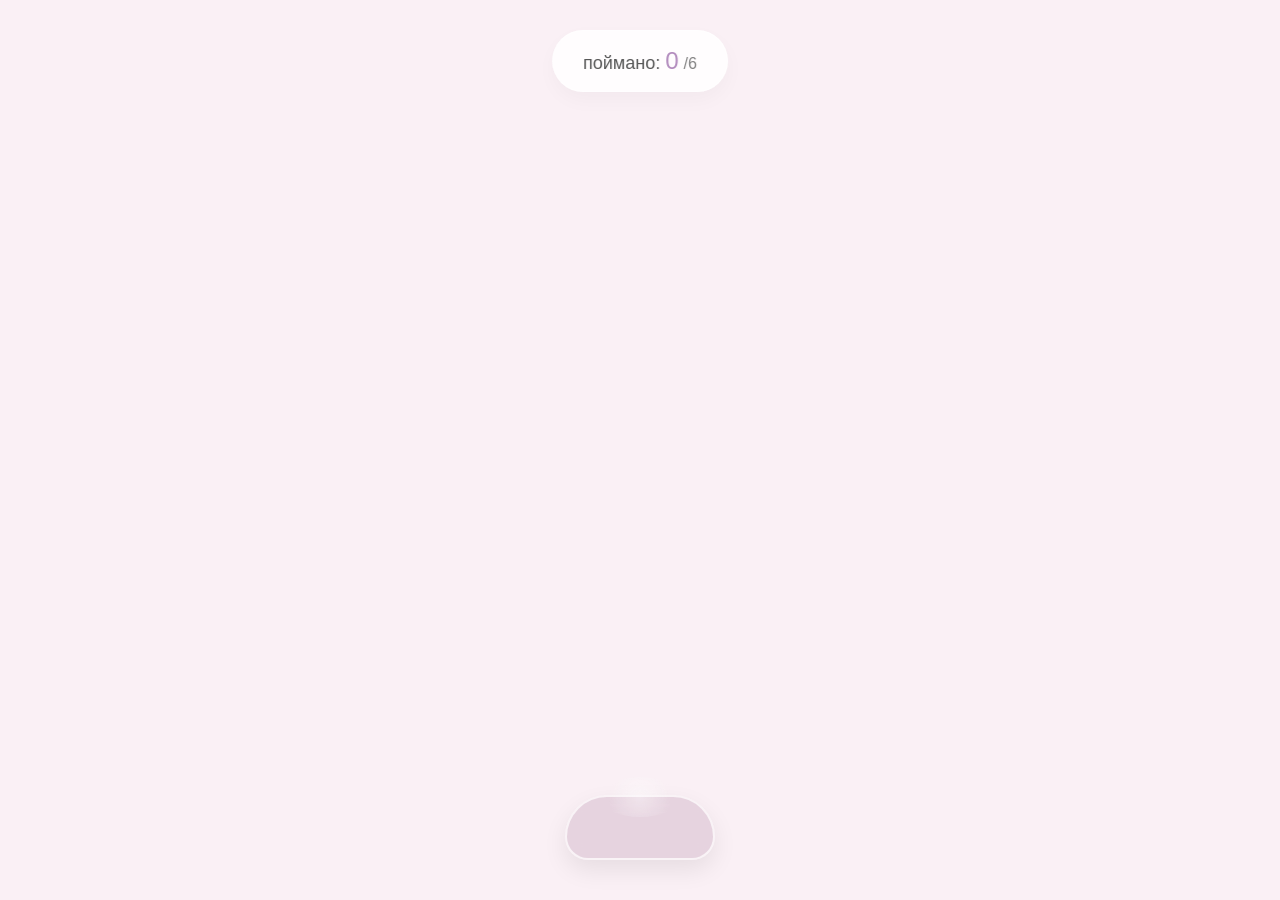
<file: game.html>
<!DOCTYPE html>
<html lang="ru">
<head>
    <meta charset="UTF-8">
    <meta name="viewport" content="width=device-width, initial-scale=1.0, maximum-scale=1.0, user-scalable=no, viewport-fit=cover">
    <title>поймай воспоминания</title>
    <link rel="stylesheet" href="style.css">
</head>
<body class="game-page">
    <div class="game-container">
        <canvas id="gameCanvas"></canvas>
        
        <!-- Счетчик -->
        <div class="score" id="gameScore">
            <span class="score-label">поймано:</span>
            <span class="score-number" id="scoreNumber">0</span>
            <span class="score-total">/6</span>
        </div>
        
        <!-- Корзинка -->
        <div class="catcher" id="catcher">
            <div class="catcher-glow"></div>
        </div>
        
        <!-- Эффект вспышки при ловле -->
        <div class="catch-flash" id="catchFlash"></div>
        
        <!-- Экран победы -->
        <div class="win-screen" id="winScreen">
            <h2>все воспоминания пойманы</h2>
            <div class="win-buttons">
                <button class="btn" onclick="location.href='polaroid.html'">в альбом</button>
                <button class="btn btn-outline" onclick="resetGame()">ещё раз</button>
            </div>
        </div>
    </div>

    <script src="script.js"></script>
</body>
</html>
</file>
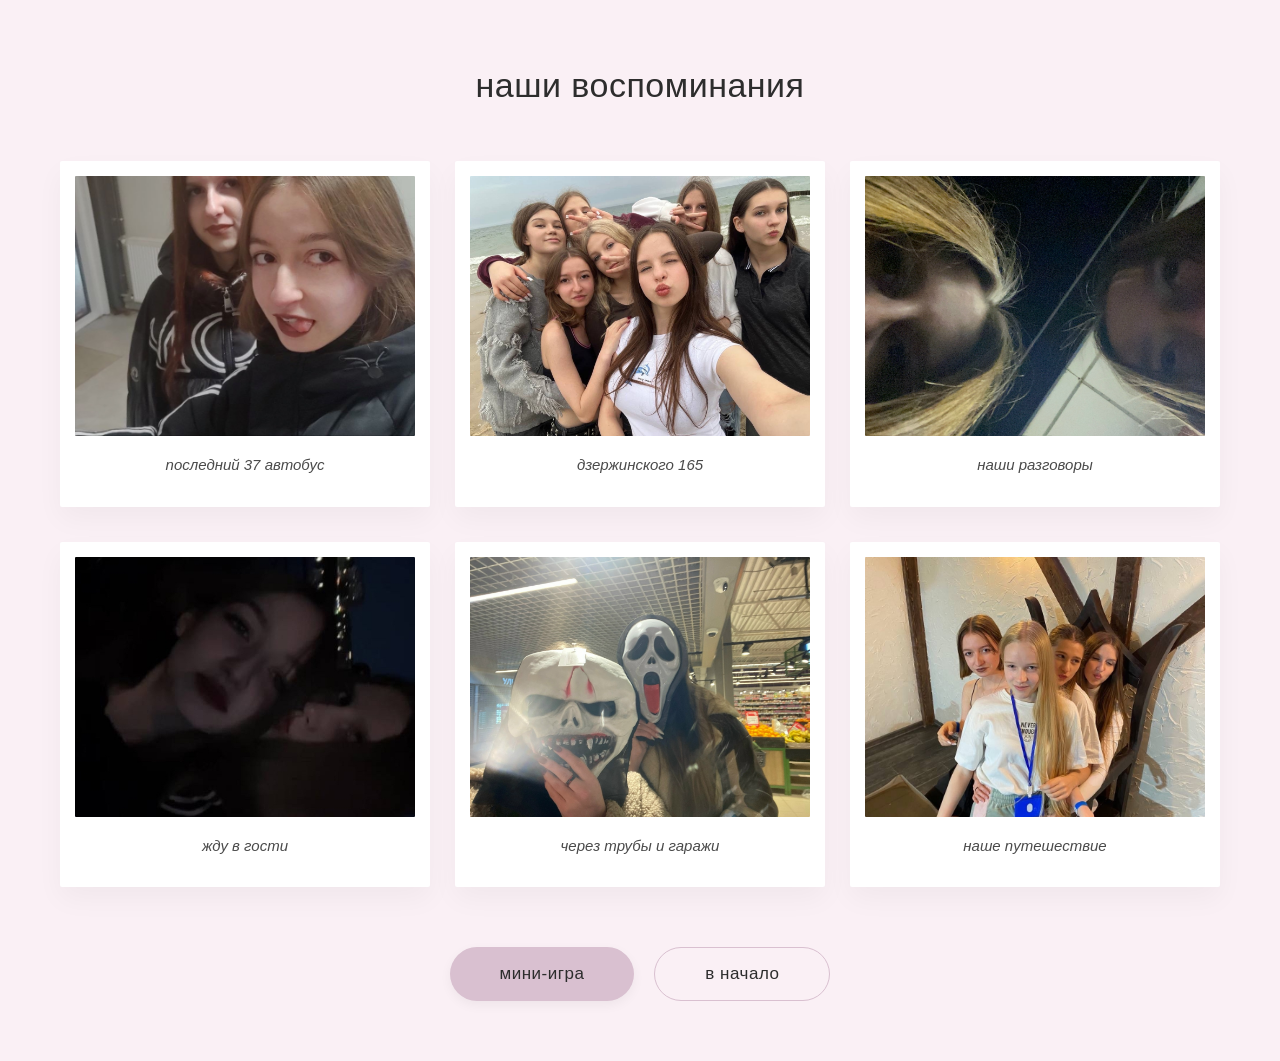
<file: polaroid.html>
<!DOCTYPE html>
<html lang="ru">
<head>
    <meta charset="UTF-8">
    <meta name="viewport" content="width=device-width, initial-scale=1.0, maximum-scale=1.0, user-scalable=no, viewport-fit=cover">
    <title>воспоминания</title>
    <link rel="stylesheet" href="style.css">
</head>
<body>
    <div class="page">
        <h1>наши воспоминания</h1>
        
        <div class="grid">
            <div class="polaroid">
                <img src="images/Image1.jpg" alt="фото 1">
                <p>последний 37 автобус</p>
            </div>
            <div class="polaroid">
                <img src="images/Image2.jpg" alt="фото 2">
                <p>дзержинского 165</p>
            </div>
            <div class="polaroid">
                <img src="images/Image3.jpg" alt="фото 3">
                <p>наши разговоры</p>
            </div>
            <div class="polaroid">
                <img src="images/Image4.jpg" alt="фото 4">
                <p>жду в гости</p>
            </div>
            <div class="polaroid">
                <img src="images/Image5.jpg" alt="фото 5">
                <p>через трубы и гаражи</p>
            </div>
            <div class="polaroid">
                <img src="images/Image6.jpg" alt="фото 6">
                <p>наше путешествие</p>
            </div>
        </div>
        
        <div class="nav">
            <button class="btn" onclick="location.href='game.html'">мини-игра</button>
            <button class="btn btn-outline" onclick="location.href='index.html'">в начало</button>
        </div>
    </div>

    <script src="script.js"></script>
</body>
</html>
</file>
<file: style.css>
/* ===== ОБЩИЕ СТИЛИ ===== */
* {
    margin: 0;
    padding: 0;
    box-sizing: border-box;
    -webkit-tap-highlight-color: transparent;
}

body {
    font-family: -apple-system, BlinkMacSystemFont, 'Segoe UI', Roboto, Helvetica, Arial, sans-serif;
    background: #faf0f5;
    color: #2d2d2d;
    line-height: 1.5;
}

/* ===== ВИДЕО СТРАНИЦА ===== */
.video-container {
    position: fixed;
    top: 0;
    left: 0;
    width: 100%;
    height: 100%;
    background: #1a1a1a;
    z-index: 1;
}

#mainVideo {
    width: 100%;
    height: 100%;
    object-fit: cover;
}

.overlay {
    position: fixed;
    top: 0;
    left: 0;
    width: 100%;
    height: 100%;
    background: #faf0f5;
    opacity: 0;
    transition: opacity 1.2s ease;
    pointer-events: none;
    z-index: 2;
}

.overlay.show {
    opacity: 1;
}

.text-block {
    position: fixed;
    top: 50%;
    left: 50%;
    transform: translate(-50%, -50%);
    width: 90%;
    max-width: 620px;
    z-index: 3;
    opacity: 0;
    visibility: hidden;
    transition: opacity 1.2s ease, visibility 1.2s ease;
    text-align: center;
}

.text-block.show {
    opacity: 1;
    visibility: visible;
}

.text-block p {
    font-size: 20px;
    line-height: 1.8;
    color: #2d2d2d;
    margin-bottom: 45px;
    font-weight: 350;
    letter-spacing: 0.3px;
    background: rgba(255, 255, 255, 0.4);
    padding: 35px 30px;
    border-radius: 30px;
    backdrop-filter: blur(5px);
    -webkit-backdrop-filter: blur(5px);
}

/* ===== КНОПКИ ===== */
.btn {
    background: #d9c0d0;
    color: #2d2d2d;
    border: none;
    padding: 16px 50px;
    font-size: 17px;
    border-radius: 40px;
    cursor: pointer;
    transition: all 0.2s ease;
    font-weight: 400;
    letter-spacing: 0.5px;
    display: inline-block;
    box-shadow: 0 4px 12px rgba(0, 0, 0, 0.05);
}

.btn:hover {
    opacity: 0.85;
    transform: translateY(-2px);
    box-shadow: 0 8px 18px rgba(0, 0, 0, 0.08);
}

.btn:active {
    transform: translateY(0);
}

.btn-outline {
    background: transparent;
    border: 1px solid #d9c0d0;
    box-shadow: none;
}

.btn-outline:hover {
    background: rgba(217, 192, 208, 0.1);
    transform: translateY(-2px);
}

/* ===== ПОЛАРОИДЫ ===== */
.page {
    min-height: 100vh;
    padding: 60px 20px;
    max-width: 1200px;
    margin: 0 auto;
}

.page h1 {
    text-align: center;
    font-size: 34px;
    font-weight: 350;
    margin-bottom: 50px;
    color: #2d2d2d;
    letter-spacing: 0.5px;
}

.grid {
    display: grid;
    grid-template-columns: repeat(3, 1fr);
    gap: 35px 25px;
    margin-bottom: 60px;
}

.polaroid {
    background: white;
    padding: 15px 15px 30px 15px;
    box-shadow: 0 12px 28px rgba(0, 0, 0, 0.04);
    transition: transform 0.25s ease;
    border-radius: 2px;
}

.polaroid:hover {
    transform: translateY(-6px);
    box-shadow: 0 18px 35px rgba(0, 0, 0, 0.06);
}

.polaroid img {
    width: 100%;
    height: 240px;
    object-fit: cover;
    display: block;
    margin-bottom: 18px;
    border-radius: 1px;
}

.polaroid p {
    text-align: center;
    font-size: 15px;
    color: #4a4a4a;
    font-style: italic;
    line-height: 1.5;
}

.nav {
    display: flex;
    justify-content: center;
    gap: 20px;
    flex-wrap: wrap;
}

/* ===== ИГРА ===== */
.game-page {
    position: fixed;
    width: 100%;
    height: 100%;
    background: #faf0f5;
    overflow: hidden;
}

.game-container {
    position: relative;
    width: 100%;
    height: 100%;
    overflow: hidden;
}

#gameCanvas {
    position: absolute;
    top: 0;
    left: 0;
    width: 100%;
    height: 100%;
    display: block;
    z-index: 1;
}

.score {
    position: fixed;
    top: 30px;
    left: 50%;
    transform: translateX(-50%);
    background: rgba(255, 255, 255, 0.8);
    backdrop-filter: blur(8px);
    -webkit-backdrop-filter: blur(8px);
    padding: 10px 32px;
    border-radius: 40px;
    font-size: 17px;
    color: #2d2d2d;
    z-index: 10;
    box-shadow: 0 4px 15px rgba(0, 0, 0, 0.03);
    border: 1px solid rgba(255, 255, 255, 0.5);
    white-space: nowrap;
}

.catcher {
    position: fixed;
    bottom: 40px;
    left: 50%;
    transform: translateX(-50%);
    width: 140px;
    height: 60px;
    background: rgba(217, 192, 208, 0.5);
    backdrop-filter: blur(8px);
    -webkit-backdrop-filter: blur(8px);
    border-radius: 40px 40px 25px 25px;
    border: 1.5px solid rgba(255, 255, 255, 0.6);
    z-index: 10;
    pointer-events: none;
    box-shadow: 0 8px 20px rgba(0, 0, 0, 0.05);
}

.win-screen {
    position: fixed;
    top: 50%;
    left: 50%;
    transform: translate(-50%, -50%);
    background: rgba(255, 255, 255, 0.9);
    backdrop-filter: blur(15px);
    -webkit-backdrop-filter: blur(15px);
    padding: 45px 50px;
    border-radius: 35px;
    text-align: center;
    z-index: 20;
    display: none;
    box-shadow: 0 25px 45px rgba(0, 0, 0, 0.05);
    border: 1px solid rgba(255, 255, 255, 0.5);
    min-width: 320px;
}

.win-screen.show {
    display: block;
}

.win-screen h2 {
    font-size: 26px;
    font-weight: 350;
    margin-bottom: 30px;
    color: #2d2d2d;
    line-height: 1.4;
}

.win-buttons {
    display: flex;
    gap: 15px;
    justify-content: center;
    flex-wrap: wrap;
}

.win-buttons .btn {
    padding: 14px 35px;
    font-size: 16px;
}

/* ===== АДАПТАЦИЯ ПОД НОУТ/КОМП ===== */
@media (min-width: 1024px) {
    .grid {
        grid-template-columns: repeat(3, 1fr);
    }
    
    .polaroid img {
        height: 260px;
    }
    
    .text-block p {
        font-size: 21px;
        padding: 40px 35px;
    }
}

/* ===== АДАПТАЦИЯ ПОД ПЛАНШЕТЫ ===== */
@media (max-width: 900px) and (min-width: 391px) {
    .grid {
        grid-template-columns: repeat(2, 1fr);
        gap: 30px;
    }
    
    .polaroid img {
        height: 230px;
    }
    
    .page h1 {
        font-size: 32px;
    }
}

/* ===== АДАПТАЦИЯ ПОД iPhone 11 ===== */
@media (max-width: 390px) {
    /* Видео страница */
    .text-block {
        width: 92%;
    }
    
    .text-block p {
        font-size: 17px;
        line-height: 1.7;
        padding: 28px 22px;
        margin-bottom: 35px;
    }
    
    /* Кнопки */
    .btn {
        padding: 14px 35px;
        font-size: 16px;
        width: 100%;
        max-width: 260px;
    }
    
    /* Полароиды */
    .page {
        padding: 40px 16px;
    }
    
    .page h1 {
        font-size: 28px;
        margin-bottom: 35px;
    }
    
    .grid {
        grid-template-columns: 1fr;
        gap: 25px;
        max-width: 320px;
        margin: 0 auto 40px auto;
    }
    
    .polaroid {
        padding: 12px 12px 25px 12px;
    }
    
    .polaroid img {
        height: 200px;
        margin-bottom: 15px;
    }
    
    .polaroid p {
        font-size: 14px;
    }
    
    .nav {
        flex-direction: column;
        align-items: center;
        gap: 12px;
    }
    
    .nav .btn {
        width: 220px;
    }
    
    /* Игра */
    .catcher {
        width: 110px;
        height: 50px;
        bottom: 30px;
    }
    
    .score {
        font-size: 15px;
        padding: 8px 24px;
        top: 20px;
        white-space: nowrap;
    }
    
    .win-screen {
        padding: 35px 30px;
        min-width: 280px;
        width: 90%;
    }
    
    .win-screen h2 {
        font-size: 22px;
        margin-bottom: 25px;
    }
    
    .win-buttons {
        flex-direction: column;
        gap: 10px;
    }
    
    .win-buttons .btn {
        width: 100%;
        padding: 12px 25px;
    }
}

/* ===== ДЛЯ СОВСЕМ МАЛЕНЬКИХ ЭКРАНОВ ===== */
@media (max-width: 320px) {
    .text-block p {
        font-size: 16px;
        padding: 22px 18px;
    }
    
    .polaroid img {
        height: 180px;
    }
    
    .catcher {
        width: 100px;
        height: 45px;
        bottom: 25px;
    }
    
    .score {
        font-size: 14px;
        padding: 6px 20px;
    }
}

/* ===== ДОПОЛНЕНИЯ ДЛЯ ИГРЫ ===== */

/* Счетчик */
.score {
    position: fixed;
    top: 30px;
    left: 50%;
    transform: translateX(-50%);
    background: rgba(255, 255, 255, 0.85);
    backdrop-filter: blur(8px);
    -webkit-backdrop-filter: blur(8px);
    padding: 12px 30px;
    border-radius: 50px;
    font-size: 18px;
    color: #2d2d2d;
    z-index: 10;
    box-shadow: 0 8px 20px rgba(0, 0, 0, 0.03);
    border: 1px solid rgba(255, 255, 255, 0.6);
    display: flex;
    gap: 5px;
    align-items: baseline;
}

.score-label {
    font-weight: 350;
    opacity: 0.8;
}

.score-number {
    font-size: 24px;
    font-weight: 450;
    color: #b28bbd;
    transition: transform 0.2s ease;
}

.score-number.pop {
    transform: scale(1.3);
}

.score-total {
    opacity: 0.6;
    font-size: 16px;
}

/* Корзинка с эффектом */
.catcher {
    position: fixed;
    bottom: 40px;
    left: 50%;
    transform: translateX(-50%);
    width: 150px;
    height: 65px;
    background: rgba(217, 192, 208, 0.6);
    backdrop-filter: blur(8px);
    -webkit-backdrop-filter: blur(8px);
    border-radius: 45px 45px 25px 25px;
    border: 2px solid rgba(255, 255, 255, 0.7);
    z-index: 10;
    pointer-events: none;
    box-shadow: 0 10px 25px rgba(0, 0, 0, 0.08);
    transition: all 0.1s ease;
}

.catcher-glow {
    position: absolute;
    top: -20px;
    left: 50%;
    transform: translateX(-50%);
    width: 80px;
    height: 40px;
    background: radial-gradient(circle, rgba(255,255,255,0.8) 0%, rgba(255,255,255,0) 70%);
    border-radius: 50%;
    opacity: 0.5;
}

/* Подсказка со словами */
.words-hint {
    position: fixed;
    top: 110px;
    left: 50%;
    transform: translateX(-50%);
    background: rgba(255, 255, 255, 0.75);
    backdrop-filter: blur(8px);
    -webkit-backdrop-filter: blur(8px);
    padding: 15px 25px;
    border-radius: 30px;
    border: 1px solid rgba(255, 255, 255, 0.5);
    z-index: 9;
    box-shadow: 0 8px 20px rgba(0, 0, 0, 0.02);
    max-width: 90%;
}

.hint-title {
    font-size: 13px;
    text-transform: uppercase;
    letter-spacing: 1px;
    opacity: 0.6;
    margin-bottom: 8px;
    text-align: center;
}

.hint-words {
    display: flex;
    flex-wrap: wrap;
    gap: 8px 12px;
    justify-content: center;
}

.hint-words span {
    font-size: 14px;
    color: #2d2d2d;
    opacity: 0.7;
    transition: all 0.2s ease;
    position: relative;
}

.hint-words span.caught {
    opacity: 0.2;
    text-decoration: line-through;
    text-decoration-color: #b28bbd;
}

/* Эффект вспышки при ловле */
.catch-flash {
    position: fixed;
    top: 50%;
    left: 50%;
    transform: translate(-50%, -50%) scale(0);
    width: 150px;
    height: 150px;
    background: radial-gradient(circle, rgba(255,215,245,0.8) 0%, rgba(255,215,245,0) 70%);
    border-radius: 50%;
    z-index: 15;
    pointer-events: none;
    opacity: 0;
    transition: transform 0.2s ease, opacity 0.2s ease;
}

.catch-flash.show {
    transform: translate(-50%, -50%) scale(2);
    opacity: 1;
}

.catch-flash.fade {
    opacity: 0;
    transition: opacity 0.3s ease;
}

/* Анимация появления слов */
@keyframes wordAppear {
    0% {
        opacity: 0;
        transform: translateY(-20px);
    }
    100% {
        opacity: 1;
        transform: translateY(0);
    }
}

.word-appear {
    animation: wordAppear 0.3s ease forwards;
}

/* Экран победы */
.win-screen {
    background: rgba(255, 255, 255, 0.95);
    backdrop-filter: blur(20px);
    -webkit-backdrop-filter: blur(20px);
    animation: winPopup 0.5s ease;
}

@keyframes winPopup {
    0% {
        transform: translate(-50%, -50%) scale(0.8);
        opacity: 0;
    }
    100% {
        transform: translate(-50%, -50%) scale(1);
        opacity: 1;
    }
}

.win-screen h2 {
    font-size: 28px;
    font-weight: 350;
    margin-bottom: 30px;
    color: #2d2d2d;
    line-height: 1.4;
}

/* Адаптация под iPhone */
@media (max-width: 390px) {
    .score {
        top: 20px;
        padding: 10px 22px;
        font-size: 16px;
    }
    
    .score-number {
        font-size: 20px;
    }
    
    .words-hint {
        top: 95px;
        padding: 12px 18px;
    }
    
    .hint-words span {
        font-size: 12px;
    }
    
    .catcher {
        width: 130px;
        height: 55px;
        bottom: 30px;
    }
    
    .catch-flash.show {
        transform: translate(-50%, -50%) scale(1.5);
    }
}
</file>
